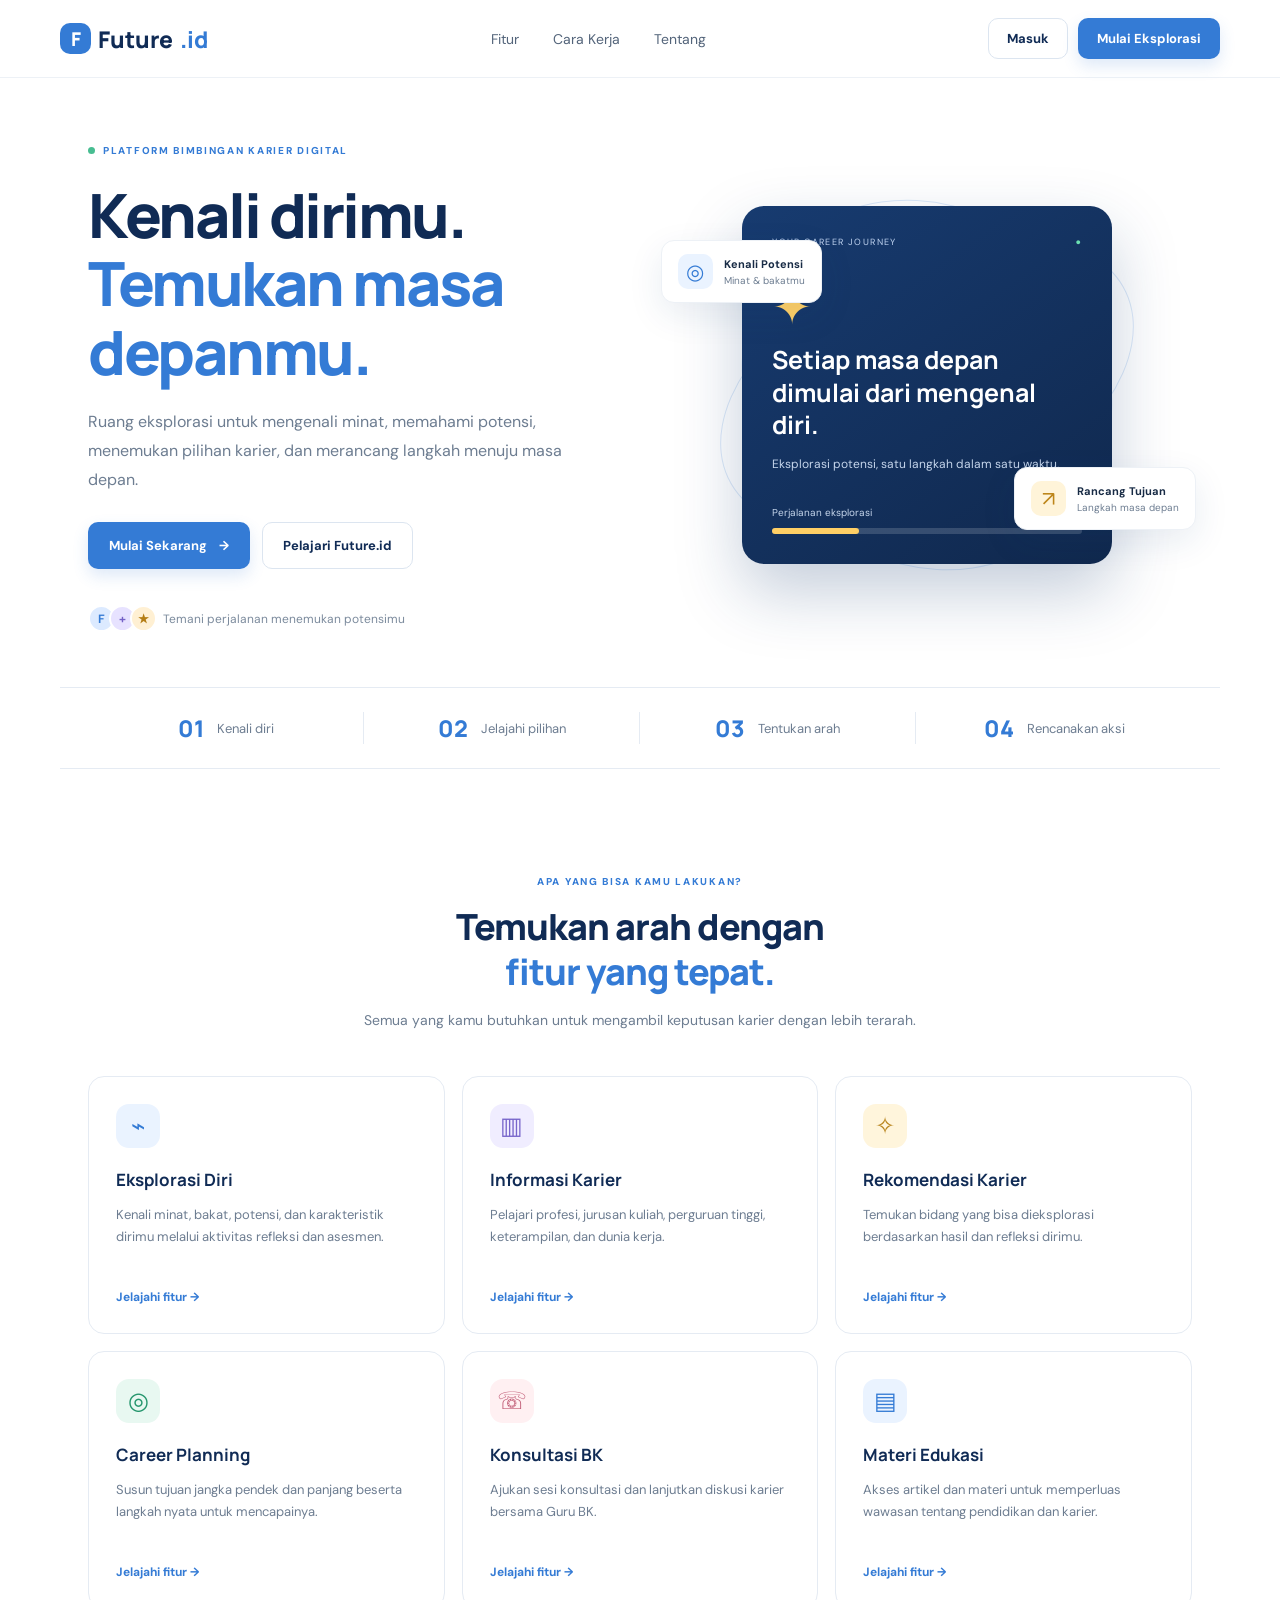
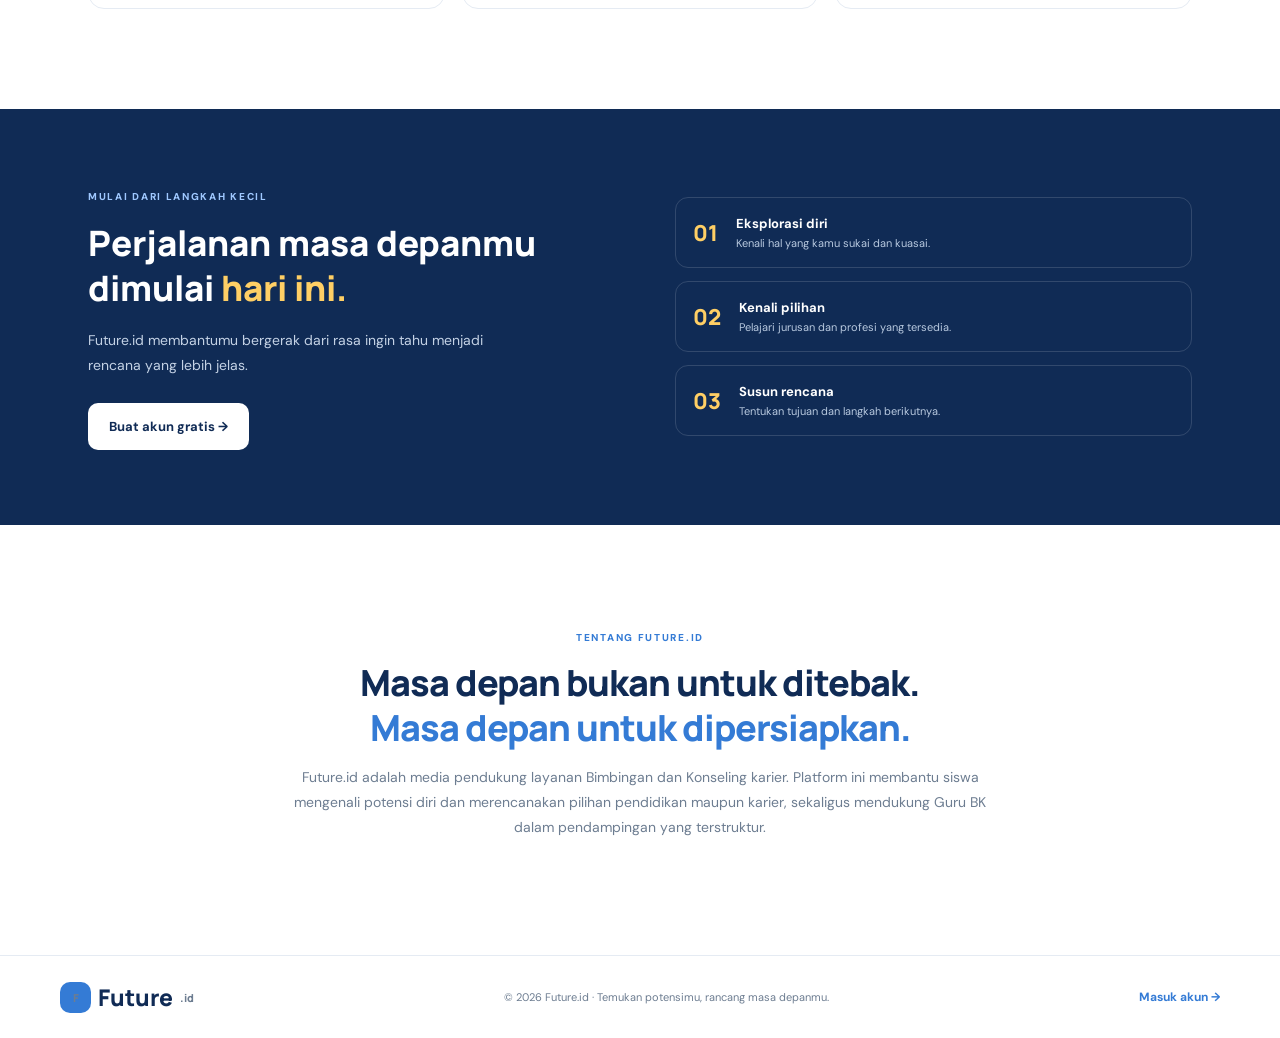
<file: index.html>
<!doctype html>
<html lang="id"><head><meta charset="utf-8"><meta name="viewport" content="width=device-width,initial-scale=1"><meta name="theme-color" content="#102b55"><title>Future.id — Temukan Arah Masa Depanmu</title><link rel="stylesheet" href="assets/style.css"></head>
<body>
<header class="topbar"><a class="brand" href="#"><span class="brand-mark">F</span> Future<span class="blue">.id</span></a><nav><a href="#fitur">Fitur</a><a href="#cara-kerja">Cara Kerja</a><a href="#tentang">Tentang</a></nav><div class="nav-actions"><a class="btn btn-ghost" href="login.html">Masuk</a><a class="btn btn-primary" href="register.html">Mulai Eksplorasi</a></div><button class="menu-btn" aria-label="Buka menu">☰</button></header>
<main>
<section class="hero wrap"><div class="hero-copy"><span class="eyebrow"><i></i> PLATFORM BIMBINGAN KARIER DIGITAL</span><h1>Kenali dirimu.<br><span>Temukan masa depanmu.</span></h1><p>Ruang eksplorasi untuk mengenali minat, memahami potensi, menemukan pilihan karier, dan merancang langkah menuju masa depan.</p><div class="hero-actions"><a class="btn btn-primary btn-lg" href="register.html">Mulai Sekarang <b>→</b></a><a class="btn btn-ghost btn-lg" href="#cara-kerja">Pelajari Future.id</a></div><div class="trust"><div class="avatar-stack"><b>F</b><b>+</b><b>★</b></div><span>Temani perjalanan menemukan potensimu</span></div></div><div class="hero-art"><div class="orbit orbit-one"></div><div class="orbit orbit-two"></div><div class="hero-card main-card"><div class="card-top"><span class="tiny-label">YOUR CAREER JOURNEY</span><span class="status-dot">●</span></div><div class="spark">✦</div><h3>Setiap masa depan<br>dimulai dari mengenal diri.</h3><p>Eksplorasi potensi, satu langkah dalam satu waktu.</p><div class="progress-label"><span>Perjalanan eksplorasi</span><b>01 / 04</b></div><div class="progress"><i></i></div></div><div class="float-card float-a"><span class="float-icon">◎</span><div><b>Kenali Potensi</b><small>Minat & bakatmu</small></div></div><div class="float-card float-b"><span class="float-icon yellow">↗</span><div><b>Rancang Tujuan</b><small>Langkah masa depan</small></div></div><div class="hero-glow"></div></div></section>
<section class="stats wrap"><div><b>01</b><span>Kenali diri</span></div><div><b>02</b><span>Jelajahi pilihan</span></div><div><b>03</b><span>Tentukan arah</span></div><div><b>04</b><span>Rencanakan aksi</span></div></section>
<section id="fitur" class="section wrap"><div class="section-heading"><span class="eyebrow">APA YANG BISA KAMU LAKUKAN?</span><h2>Temukan arah dengan<br><span>fitur yang tepat.</span></h2><p>Semua yang kamu butuhkan untuk mengambil keputusan karier dengan lebih terarah.</p></div><div class="feature-grid"><article class="feature"><div class="feature-icon">⌁</div><h3>Eksplorasi Diri</h3><p>Kenali minat, bakat, potensi, dan karakteristik dirimu melalui aktivitas refleksi dan asesmen.</p><a href="register.html">Jelajahi fitur →</a></article><article class="feature"><div class="feature-icon lavender">▥</div><h3>Informasi Karier</h3><p>Pelajari profesi, jurusan kuliah, perguruan tinggi, keterampilan, dan dunia kerja.</p><a href="register.html">Jelajahi fitur →</a></article><article class="feature"><div class="feature-icon yellow-bg">✧</div><h3>Rekomendasi Karier</h3><p>Temukan bidang yang bisa dieksplorasi berdasarkan hasil dan refleksi dirimu.</p><a href="register.html">Jelajahi fitur →</a></article><article class="feature"><div class="feature-icon green-bg">◎</div><h3>Career Planning</h3><p>Susun tujuan jangka pendek dan panjang beserta langkah nyata untuk mencapainya.</p><a href="register.html">Jelajahi fitur →</a></article><article class="feature"><div class="feature-icon pink-bg">☏</div><h3>Konsultasi BK</h3><p>Ajukan sesi konsultasi dan lanjutkan diskusi karier bersama Guru BK.</p><a href="register.html">Jelajahi fitur →</a></article><article class="feature"><div class="feature-icon">▤</div><h3>Materi Edukasi</h3><p>Akses artikel dan materi untuk memperluas wawasan tentang pendidikan dan karier.</p><a href="register.html">Jelajahi fitur →</a></article></div></section>
<section id="cara-kerja" class="journey"><div class="wrap journey-inner"><div><span class="eyebrow light">MULAI DARI LANGKAH KECIL</span><h2>Perjalanan masa depanmu<br>dimulai <span>hari ini.</span></h2><p>Future.id membantumu bergerak dari rasa ingin tahu menjadi rencana yang lebih jelas.</p><a class="btn btn-light btn-lg" href="register.html">Buat akun gratis →</a></div><div class="journey-steps"><div><b>01</b><span><strong>Eksplorasi diri</strong><small>Kenali hal yang kamu sukai dan kuasai.</small></span></div><div><b>02</b><span><strong>Kenali pilihan</strong><small>Pelajari jurusan dan profesi yang tersedia.</small></span></div><div><b>03</b><span><strong>Susun rencana</strong><small>Tentukan tujuan dan langkah berikutnya.</small></span></div></div></div></section>
<section id="tentang" class="section wrap about"><span class="eyebrow">TENTANG FUTURE.ID</span><h2>Masa depan bukan untuk ditebak.<br><span>Masa depan untuk dipersiapkan.</span></h2><p>Future.id adalah media pendukung layanan Bimbingan dan Konseling karier. Platform ini membantu siswa mengenali potensi diri dan merencanakan pilihan pendidikan maupun karier, sekaligus mendukung Guru BK dalam pendampingan yang terstruktur.</p></section>
</main><footer class="footer"><a class="brand" href="#"><span class="brand-mark">F</span> Future<span class="blue">.id</span></a><span>© 2026 Future.id · Temukan potensimu, rancang masa depanmu.</span><a href="login.html">Masuk akun →</a></footer><script src="assets/site.js"></script></body></html>
</file>
<file: assets/style.css>
@import url('https://fonts.googleapis.com/css2?family=DM+Sans:wght@400;500;600;700&family=Manrope:wght@400;500;600;700;800&display=swap');
:root{--navy:#102b55;--blue:#347bd5;--sky:#eaf3ff;--ink:#182b45;--muted:#6d7d91;--line:#e5ebf3;--bg:#f7f9fc;--white:#fff;--yellow:#ffcf65}*{box-sizing:border-box}html{scroll-behavior:smooth}body{margin:0;font-family:'DM Sans',sans-serif;color:var(--ink);background:#fff}a{text-decoration:none;color:inherit}.wrap{max-width:1160px;margin:auto;padding-left:28px;padding-right:28px}.topbar{height:78px;display:flex;align-items:center;justify-content:space-between;padding:0 max(calc((100vw - 1160px)/2),28px);border-bottom:1px solid #edf1f6;background:#fff;position:sticky;top:0;z-index:10}.brand{font:800 23px Manrope,sans-serif;color:var(--navy);display:flex;align-items:center;gap:7px;white-space:nowrap}.brand-mark{display:grid;place-items:center;width:31px;height:31px;border-radius:10px;background:var(--blue);color:white;font-size:19px}.blue{color:var(--blue)}nav{display:flex;gap:34px;font-size:14px;color:#53647a}nav a:hover,.footer a:hover{color:var(--blue)}.nav-actions{display:flex;gap:10px}.btn{display:inline-flex;align-items:center;justify-content:center;gap:12px;padding:11px 18px;border-radius:10px;font:700 13px 'DM Sans';border:1px solid transparent;cursor:pointer}.btn-primary{background:var(--blue);color:#fff;box-shadow:0 7px 16px #347bd52a}.btn-primary:hover{background:#2869bd}.btn-ghost{border-color:#dce5f0;color:var(--navy);background:#fff}.btn-light{background:#fff;color:var(--navy)}.btn-lg{padding:14px 20px}.btn-block{width:100%;margin-top:8px}.menu-btn{display:none;background:none;border:0;font-size:23px}.hero{min-height:575px;display:grid;grid-template-columns:1fr 1fr;align-items:center;gap:45px;padding-top:60px;padding-bottom:55px}.eyebrow{font-size:10px;letter-spacing:1.7px;font-weight:800;color:var(--blue);display:inline-flex;align-items:center;gap:8px}.eyebrow i{width:7px;height:7px;background:#47bd91;border-radius:50%}.hero h1,.auth-aside h1{font:800 clamp(42px,5vw,61px)/1.12 Manrope,sans-serif;letter-spacing:-2.5px;color:var(--navy);margin:22px 0}.hero h1 span,.section-heading h2 span,.about h2 span{color:var(--blue)}.hero-copy>p{font-size:16px;line-height:1.8;color:var(--muted);max-width:510px}.hero-actions{display:flex;gap:12px;margin-top:28px}.trust{display:flex;align-items:center;gap:12px;color:#7c8b9d;font-size:12px;margin-top:36px}.avatar-stack{display:flex}.avatar-stack b{width:27px;height:27px;border-radius:50%;display:grid;place-items:center;background:#dceaff;border:2px solid white;color:var(--blue);margin-right:-6px}.avatar-stack b:nth-child(2){background:#e7e2ff;color:#7562c7}.avatar-stack b:nth-child(3){background:#fff0d3;color:#b47d13}.hero-art{height:420px;position:relative;display:grid;place-items:center}.hero-glow{position:absolute;width:330px;height:330px;background:#eaf3ff;border-radius:50%;z-index:-1}.orbit{position:absolute;border:1px solid #dbe8f8;border-radius:50%;transform:rotate(-25deg)}.orbit-one{width:440px;height:260px}.orbit-two{width:390px;height:350px;transform:rotate(45deg)}.hero-card{width:min(370px,85%);padding:30px;border-radius:22px;background:linear-gradient(145deg,#173b70,#10284d);color:#fff;box-shadow:0 28px 65px #173b7040;position:relative;z-index:1}.card-top{display:flex;justify-content:space-between;color:#c0d4f1;font-size:9px;letter-spacing:1.4px}.status-dot{color:#6be0b1}.spark{font-size:48px;color:var(--yellow);margin:28px 0 5px}.hero-card h3{font:700 25px/1.3 Manrope;margin:0 0 10px}.hero-card p{font-size:12px;color:#c5d5eb;line-height:1.7}.progress-label{display:flex;justify-content:space-between;font-size:10px;color:#c5d5eb;margin-top:32px}.progress{height:6px;background:#ffffff28;border-radius:9px;margin-top:9px}.progress i{display:block;width:28%;height:100%;border-radius:9px;background:var(--yellow)}.float-card{position:absolute;z-index:2;display:flex;align-items:center;gap:11px;padding:13px 16px;background:#fff;border:1px solid #edf1f6;border-radius:13px;box-shadow:0 12px 35px #173b7018}.float-a{left:-2px;top:65px}.float-b{right:-4px;bottom:65px}.float-icon{width:35px;height:35px;border-radius:10px;background:#eaf3ff;color:var(--blue);display:grid;place-items:center;font-size:21px}.float-icon.yellow{background:#fff4d9;color:#bd8519}.float-card b,.float-card small{display:block}.float-card b{font-size:11px}.float-card small{font-size:10px;color:var(--muted);margin-top:3px}.stats{display:grid;grid-template-columns:repeat(4,1fr);border-top:1px solid var(--line);border-bottom:1px solid var(--line);padding-top:24px;padding-bottom:24px}.stats div{display:flex;align-items:center;justify-content:center;gap:13px;border-right:1px solid var(--line)}.stats div:last-child{border:0}.stats b{font:800 23px Manrope;color:var(--blue)}.stats span{font-size:13px;color:var(--muted)}.section{padding-top:100px;padding-bottom:100px}.section-heading{text-align:center;max-width:610px;margin:0 auto 42px}.section-heading h2,.about h2{font:800 36px/1.25 Manrope;color:var(--navy);letter-spacing:-1px;margin:14px 0}.section-heading p,.about p{color:var(--muted);line-height:1.8;font-size:14px}.feature-grid{display:grid;grid-template-columns:repeat(3,1fr);gap:17px}.feature{padding:27px;border:1px solid var(--line);border-radius:16px;transition:.2s}.feature:hover{transform:translateY(-4px);box-shadow:0 16px 35px #102b550d}.feature-icon{width:44px;height:44px;display:grid;place-items:center;background:#eaf3ff;border-radius:13px;color:var(--blue);font-size:24px}.lavender{background:#f0edff;color:#7866cb}.yellow-bg{background:#fff5dc;color:#b9851d}.green-bg{background:#e8f8f1;color:#25966d}.pink-bg{background:#fff0f2;color:#c15d77}.feature h3{font:700 17px Manrope;color:var(--navy);margin:20px 0 9px}.feature p{font-size:13px;line-height:1.75;color:var(--muted);min-height:68px}.feature a{font-size:12px;font-weight:700;color:var(--blue)}.journey{background:var(--navy);color:#fff;padding:75px 0}.journey-inner{display:grid;grid-template-columns:1fr 1fr;gap:70px;align-items:center}.light{color:#9fc8ff}.journey h2{font:800 35px/1.3 Manrope;margin:16px 0}.journey h2 span{color:var(--yellow)}.journey p{color:#c4d2e5;line-height:1.8;font-size:14px;max-width:420px;margin-bottom:25px}.journey-steps{display:grid;gap:13px}.journey-steps>div{display:flex;align-items:center;gap:18px;padding:17px;border:1px solid #ffffff24;border-radius:13px}.journey-steps b{font:800 22px Manrope;color:var(--yellow)}.journey-steps strong,.journey-steps small{display:block}.journey-steps strong{font-size:13px}.journey-steps small{font-size:11px;color:#b8c9df;margin-top:4px}.about{text-align:center;max-width:820px}.about p{max-width:720px;margin:15px auto}.footer{border-top:1px solid var(--line);padding:25px max(calc((100vw - 1160px)/2),28px);display:flex;align-items:center;justify-content:space-between;gap:20px}.footer span{font-size:11px;color:var(--muted)}.footer>a:last-child{font-size:12px;color:var(--blue);font-weight:700}
.auth-page{background:#f5f8fc;min-height:100vh;padding:24px}.auth-brand{max-width:1100px;margin:0 auto 20px}.auth-layout{max-width:1100px;min-height:calc(100vh - 100px);margin:auto;background:#fff;border-radius:22px;overflow:hidden;display:grid;grid-template-columns:1fr 1fr;box-shadow:0 20px 70px #102b5510}.auth-aside{padding:70px 55px;background:linear-gradient(145deg,#173d73,#10264b);color:#fff;display:flex;flex-direction:column;justify-content:center}.auth-aside h1{color:#fff;font-size:43px}.auth-aside h1 span{color:#86baff}.auth-aside p{color:#c8d7eb;line-height:1.8;max-width:390px}.aside-quote{border-left:3px solid var(--yellow);padding:12px 17px;color:#e0e9f5;font-size:13px;line-height:1.7;margin-top:55px}.auth-panel{display:grid;place-items:center;padding:45px}.auth-form{width:100%;max-width:390px}.auth-form h2{font:800 26px Manrope;color:var(--navy);margin:12px 0 6px}.auth-form>p{color:var(--muted);font-size:13px;margin-bottom:27px}.auth-form label,.inline-form label{display:block;font-size:12px;font-weight:700;color:#40536b;margin:14px 0}.auth-form input,.inline-form input,.inline-form textarea{display:block;width:100%;margin-top:8px;border:1px solid #dce5ef;border-radius:9px;padding:13px;font:13px 'DM Sans';outline:none}.auth-form input:focus,.inline-form input:focus,.inline-form textarea:focus{border-color:var(--blue);box-shadow:0 0 0 3px #347bd51a}.auth-switch{text-align:center;font-size:12px;color:var(--muted);margin-top:20px}.auth-switch a{color:var(--blue);font-weight:700}.back-link{display:block;text-align:center;margin-top:24px;color:#8290a2;font-size:11px}.message{font-size:12px;margin-top:12px;line-height:1.5}.message.error{color:#c13e4d}.message.success{color:#21865e}
.dashboard-page{background:#f6f8fc;min-height:100vh}.sidebar{position:fixed;inset:0 auto 0 0;width:235px;background:#fff;border-right:1px solid var(--line);padding:27px 18px;display:flex;flex-direction:column;z-index:4}.side-caption{font-size:9px;letter-spacing:1.5px;color:#9aa7b7;font-weight:800;margin:46px 12px 13px}.sidebar nav{display:grid;gap:5px}.sidebar nav a{padding:12px;border-radius:9px;font-size:12px;color:#63748a}.sidebar nav a.active,.sidebar nav a:hover{background:#eaf3ff;color:var(--blue)}.logout{margin-top:auto;border:0;background:#fff4f4;color:#bd5360;padding:12px;border-radius:9px;text-align:left;cursor:pointer}.dash-main{margin-left:235px;padding:30px max(calc((100vw - 1150px)/2 - 235px),35px);max-width:1450px}.dash-header{display:flex;align-items:center;justify-content:space-between;margin-bottom:25px}.dash-header h1{font:800 25px Manrope;color:var(--navy);margin:7px 0}.user-chip{display:flex;align-items:center;gap:9px;font-size:12px;font-weight:700}.user-avatar{width:34px;height:34px;border-radius:50%;display:grid;place-items:center;background:#dceaff;color:var(--blue)}.welcome-card{padding:28px 32px;border-radius:17px;background:linear-gradient(110deg,#173d73,#286ab2);color:white;display:flex;justify-content:space-between;align-items:center;overflow:hidden}.welcome-card h2{font:800 25px Manrope;margin:12px 0}.welcome-card h2 span{color:#a9d0ff}.welcome-card p{font-size:12px;color:#d5e4f7;max-width:480px;line-height:1.7;margin-bottom:20px}.welcome-symbol{font-size:100px;color:#ffffff30;padding:0 35px}.dash-stats{display:grid;grid-template-columns:repeat(3,1fr);gap:14px;margin:18px 0 45px}.dash-stats article{background:#fff;border:1px solid var(--line);border-radius:13px;padding:18px}.dash-stats small,.dash-stats b,.dash-stats span{display:block}.dash-stats small{font-size:9px;letter-spacing:1px;color:#8796a9}.dash-stats b{font:800 19px Manrope;color:var(--navy);margin:8px 0 3px}.dash-stats span{font-size:11px;color:var(--muted)}.dash-section{padding:20px 0 35px;scroll-margin-top:20px}.section-title h2{font:800 21px Manrope;color:var(--navy);margin:7px 0}.muted{font-size:12px;color:var(--muted);line-height:1.7}.assessment-box{background:#fff;border:1px solid var(--line);border-radius:14px;padding:22px;margin-top:18px}.question{padding:8px 0 20px;border-bottom:1px solid var(--line);margin-bottom:17px}.question>b{display:block;font-size:13px;margin-bottom:12px}.question label{display:block;font-size:12px;color:#607086;padding:7px 0}.question input{accent-color:var(--blue);margin-right:8px}.result-box{font-size:12px;color:#236c50;margin-top:12px;line-height:1.7}.career-grid{display:grid;grid-template-columns:repeat(3,1fr);gap:12px}.career-grid article{padding:19px;background:#fff;border:1px solid var(--line);border-radius:12px}.career-grid article>span{color:var(--blue);font-size:22px}.career-grid h3{font:700 13px Manrope;color:var(--navy);margin:12px 0 5px}.career-grid p{font-size:11px;line-height:1.6;color:var(--muted);margin:0}.inline-form{background:#fff;border:1px solid var(--line);border-radius:13px;padding:18px;display:grid;grid-template-columns:1fr 1fr auto;gap:12px;align-items:end}.inline-form label{margin:0}.inline-form textarea{min-height:43px;resize:vertical}.data-list{display:grid;gap:8px;margin-top:12px}.data-list article{display:flex;justify-content:space-between;gap:15px;background:#fff;border:1px solid var(--line);border-radius:9px;padding:13px;font-size:12px}.data-list span{color:var(--muted)}.resource-note{padding:20px;background:#fff;border:1px solid var(--line);border-radius:12px;color:var(--muted);font-size:12px;line-height:1.7}.dash-footer{padding:25px 0;color:#91a0b2;font-size:11px;border-top:1px solid var(--line)}
@media(max-width:800px){.topbar nav,.nav-actions{display:none}.menu-btn{display:block}.topbar.menu-open nav{display:flex;position:absolute;top:78px;left:0;right:0;background:white;padding:20px;flex-direction:column;gap:18px;border-bottom:1px solid var(--line)}.hero{grid-template-columns:1fr;padding-top:55px}.hero-art{height:350px}.float-a{left:0}.float-b{right:0}.stats{grid-template-columns:repeat(2,1fr);gap:18px}.stats div:nth-child(2){border:0}.feature-grid{grid-template-columns:repeat(2,1fr)}.journey-inner{grid-template-columns:1fr;gap:35px}.auth-layout{grid-template-columns:1fr}.auth-aside{padding:38px}.auth-aside h1{font-size:34px}.aside-quote{margin-top:20px}.auth-panel{padding:35px 25px}.sidebar{width:190px}.dash-main{margin-left:190px;padding:25px 20px}.career-grid{grid-template-columns:repeat(2,1fr)}.inline-form{grid-template-columns:1fr}.welcome-symbol{display:none}}
@media(max-width:560px){.wrap{padding-left:20px;padding-right:20px}.topbar{padding:0 20px}.hero h1{font-size:42px}.hero-actions{flex-direction:column;align-items:stretch}.hero-art{transform:scale(.9);margin:0 -15px}.stats div{justify-content:flex-start}.stats b{font-size:19px}.section{padding-top:70px;padding-bottom:70px}.section-heading h2,.about h2{font-size:29px}.feature-grid{grid-template-columns:1fr}.feature p{min-height:0}.footer{flex-wrap:wrap;padding:22px}.footer span{order:3;width:100%}.auth-page{padding:12px}.auth-aside{padding:30px 25px}.auth-aside h1{font-size:31px}.dashboard-page{padding-top:0}.sidebar{position:static;width:100%;height:auto;padding:14px 18px;display:block;border-right:0;border-bottom:1px solid var(--line)}.sidebar .brand{font-size:20px}.side-caption{display:none}.sidebar nav{display:flex;overflow-x:auto;margin-top:14px}.sidebar nav a{white-space:nowrap;padding:9px}.logout{position:absolute;right:15px;top:13px;padding:9px}.dash-main{margin:0;padding:22px 16px}.dash-header h1{font-size:21px}.user-chip{font-size:0}.dash-stats{gap:8px}.dash-stats article{padding:12px}.dash-stats b{font-size:15px}.dash-stats small{font-size:8px}.welcome-card{padding:22px}.welcome-card h2{font-size:21px}.career-grid{grid-template-columns:1fr 1fr}.data-list article{flex-direction:column;gap:5px}}

/* Workspace multi-role */
.table-wrap{width:100%;overflow-x:auto;background:#fff;border:1px solid var(--line);border-radius:12px}
table{width:100%;border-collapse:collapse;min-width:620px;font-size:12px;text-align:left}
th,td{padding:13px 14px;border-bottom:1px solid var(--line);vertical-align:top}
th{background:#f5f8fc;color:#61738a;font-size:10px;letter-spacing:.5px;text-transform:uppercase}
td{color:#40536b;line-height:1.55}
tr:last-child td{border-bottom:0}
td select{border:1px solid #dce5ef;border-radius:7px;padding:8px;background:#fff;color:var(--ink);font:12px 'DM Sans'}
.btn-small{padding:7px 10px;font-size:11px;box-shadow:none}
.btn-danger{background:#fff1f1;color:#b84350;border-color:#f4d9dc}
.resource-form{grid-template-columns:repeat(2,minmax(0,1fr))}
.resource-grid{display:grid;grid-template-columns:repeat(2,minmax(0,1fr));gap:12px}
.resource-grid a{color:var(--blue);font-weight:700;font-size:12px}
.dash-section .section-title{margin-bottom:15px}
@media(max-width:800px){.resource-grid{grid-template-columns:1fr}.resource-form{grid-template-columns:1fr}}
@media(max-width:560px){.resource-form{grid-template-columns:1fr}}

.resource-editor-intro{margin:12px 0 10px}.resource-editor-intro>b{font:700 14px Manrope;color:var(--navy)}.resource-form{margin:12px 0 18px}.resource-form select{width:100%;padding:12px;border:1px solid var(--line);border-radius:8px;background:#fff;color:var(--navy);font:inherit}.resource-form textarea{min-height:90px}
</file>
